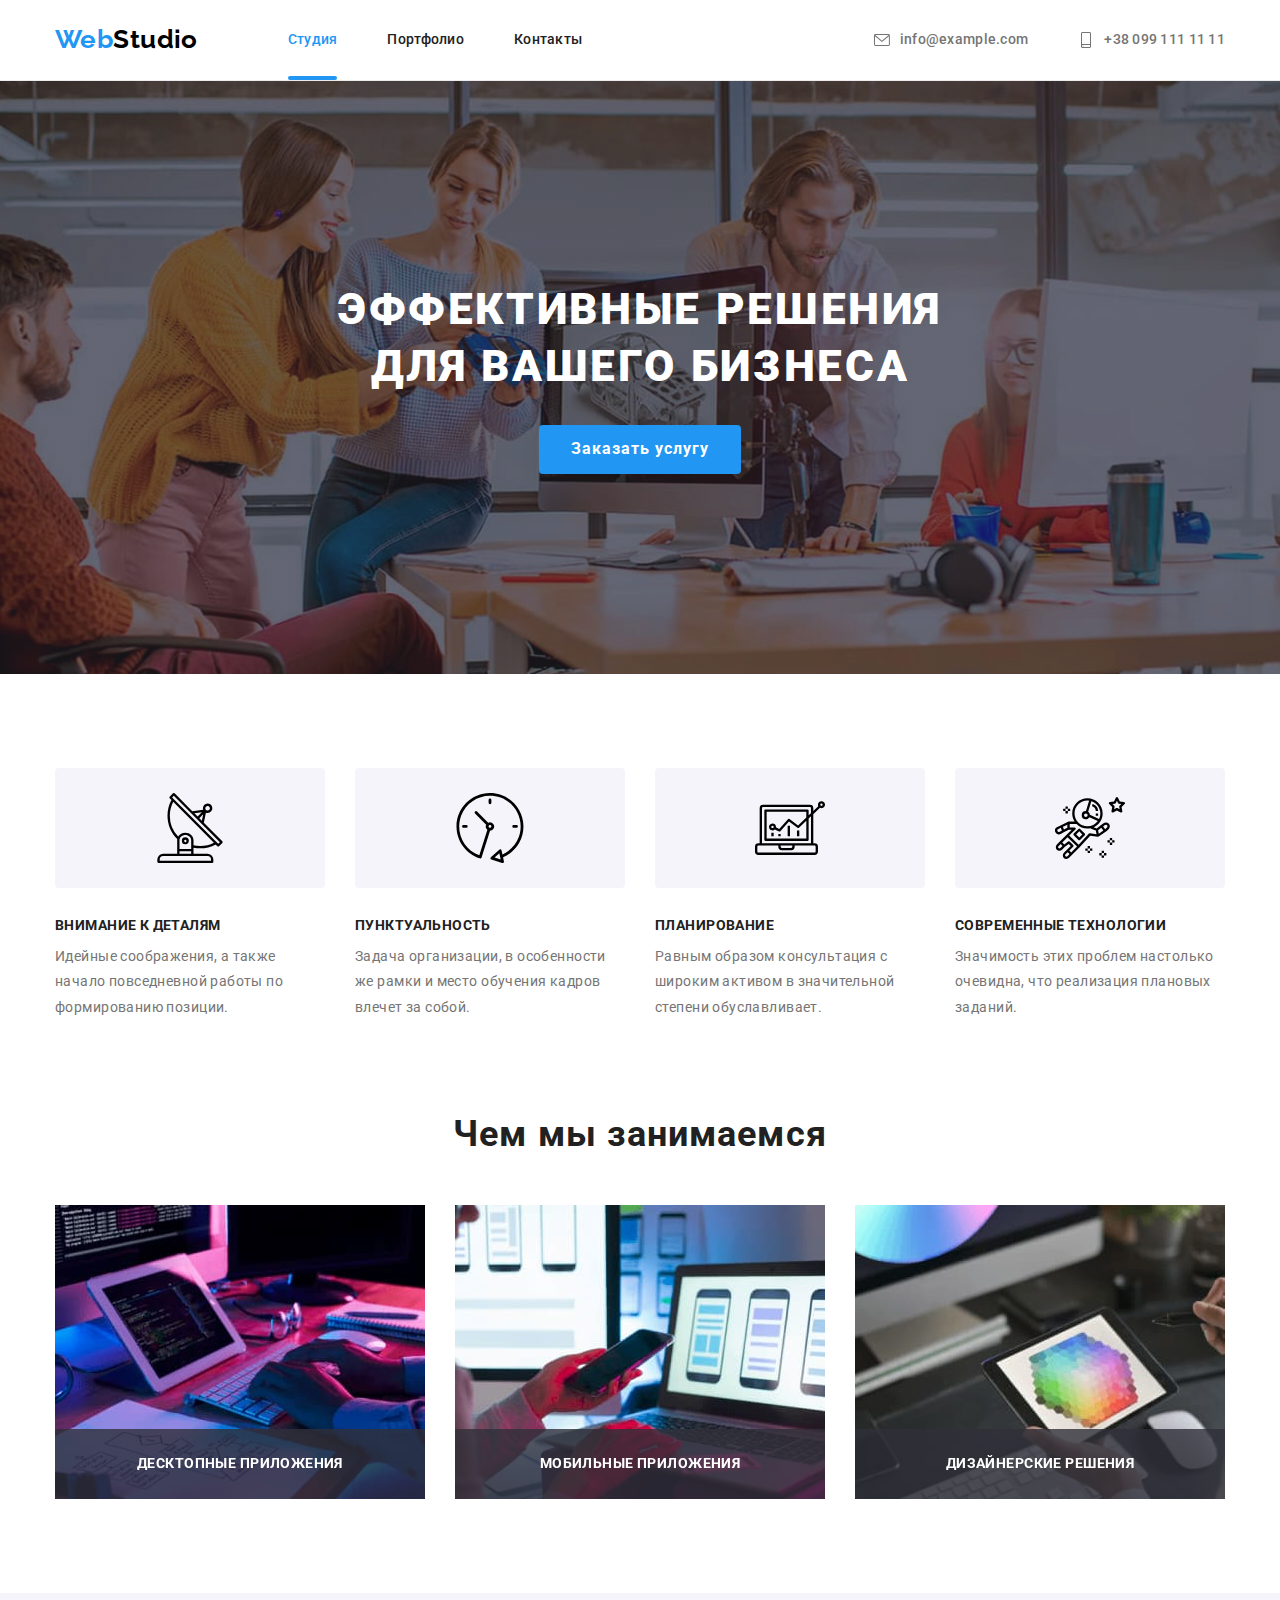
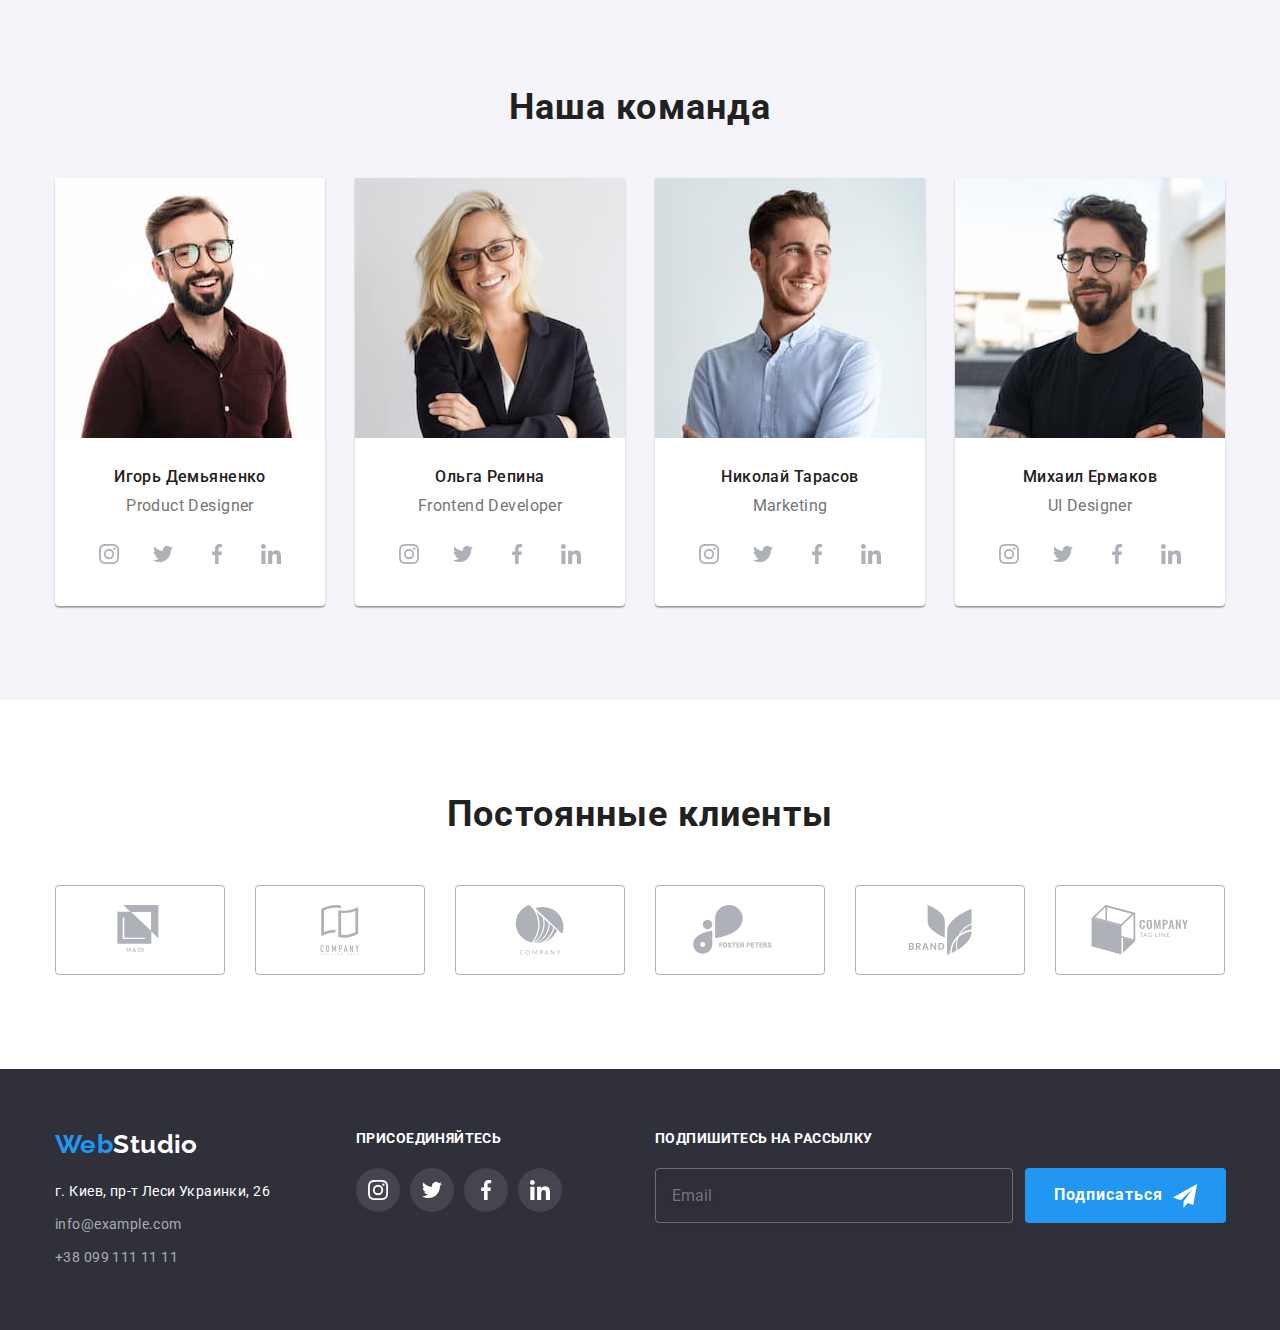
<file: index.html>
<!DOCTYPE html>
<html lang="ru">
  <head>
    <meta charset="UTF-8" />
    <meta http-equiv="X-UA-Compatible" content="IE=edge" />
    <meta name="viewport" content="width=1600, initial-scale=1.0" />
    <title>WebStudio</title>
    <!-- Normalizer & fonts -->
    <link rel="stylesheet" href="./css/modern-normalize.min.css" />
    <link rel="preconnect" href="https://fonts.gstatic.com" />
    <link
      href="https://fonts.googleapis.com/css2?family=Raleway:wght@700&family=Roboto:wght@400;500;700;900&display=swap"
      rel="stylesheet"
    />
    <!-- Favicons -->
    <link
      rel="apple-touch-icon"
      sizes="76x76"
      href="./images/icons/favs/apple-touch-icon.png"
    />
    <link
      rel="icon"
      type="image/png"
      sizes="32x32"
      href="./images/icons/favs/favicon-32x32.png"
    />
    <link
      rel="icon"
      type="image/png"
      sizes="16x16"
      href="./images/icons/favs/favicon-16x16.png"
    />
    <link rel="manifest" href="./images/icons/favs/site.webmanifest" />
    <meta name="msapplication-TileColor" content="#2196f3" />
    <meta name="theme-color" content="#2196f3" />

    <!-- Site Styles -->
    <link rel="stylesheet" href="./css/styles.css" />
  </head>
  <body>
    <!-- Header -->
    <header class="page-header">
      <div class="container main-nav">
        <!-- Logo -->
        <nav class="navigation">
          <div class="logo">
            <a href="./" class="logo__link"
              ><span class="logo__accent">Web</span>Studio</a
            >
          </div>

          <!-- Menu -->
          <ul class="menu list">
            <li class="menu__item">
              <a class="menu__link current" href="./">Студия</a>
            </li>
            <li class="menu__item">
              <a class="menu__link" href="portfolio.html">Портфолио</a>
            </li>
            <li class="menu__item">
              <a class="menu__link" href="">Контакты</a>
            </li>
          </ul>
        </nav>

        <!-- Contacts -->
        <ul class="contacts list">
          <li class="main-nav contacts__item">
            <a class="contacts__link" href="mailto://info@example.com">
              <svg class="link-icon">
                <use href="./images/icons/sprites.svg#envelope"></use>
              </svg>
              info@example.com</a
            >
          </li>
          <li class="main-nav contacts__item">
            <a class="contacts__link" href="tel://+380991111111">
              <svg class="link-icon">
                <use href="./images/icons/sprites.svg#smartphone"></use>
              </svg>
              +38 099 111 11 11</a
            >
          </li>
        </ul>
      </div>
    </header>

    <!-- Main -->
    <main class="main">
      <!-- Hero -->
      <section class="hero">
        <div class="container">
          <h1 class="hero__title">Эффективные решения для вашего бизнеса</h1>
          <!-- Order -->
          <button class="button" type="button" data-open-modal>
            Заказать услугу
          </button>
        </div>

        <div class="backdrop is-hidden" data-backdrop>
          <div class="modal" data-modal>
            <button class="button-close" type="button" data-close-modal>
              <!-- Close -->
              <svg class="cross-icon">
                <use href="./images/icons/sprites.svg#cross"></use>
              </svg>
            </button>
            <div class="modal__title">
              Оставьте свои данные, мы вам перезвоним
            </div>

            <!-- Form -->
            <form class="order-form">
              <label class="order-form__item">
                <p class="order-form__title-item">Имя</p>

                <div class="order-form__conteiner">
                  <input
                    type="text"
                    name="name"
                    class="order-form__input"
                    autofocus
                  />
                  <!-- Input Icon -->
                  <svg class="input-icon">
                    <use href="./images/icons/sprites.svg#person"></use>
                  </svg>
                </div>
              </label>
              <label class="order-form__item">
                <p class="order-form__title-item">Телефон</p>

                <div class="order-form__conteiner">
                  <input type="tel" name="phone" class="order-form__input" />
                  <!-- Input Icon -->
                  <svg class="input-icon">
                    <use href="./images/icons/sprites.svg#phone"></use>
                  </svg>
                </div>
              </label>
              <label class="order-form__item">
                <p class="order-form__title-item">Почта</p>

                <div class="order-form__conteiner">
                  <input type="email" name="email" class="order-form__input" />
                  <!-- Input Icon -->
                  <svg class="input-icon">
                    <use href="./images/icons/sprites.svg#email"></use>
                  </svg>
                </div>
              </label>
              <label class="order-form__textarea">
                <p class="order-form__title-item">Комментарий</p>

                <textarea
                  class="order-form__comment"
                  name="comment"
                  rows="8"
                  placeholder="Введите текст"
                ></textarea>
              </label>

              <!-- Policy checkbox -->
              <label class="order-form__policy">
                <input
                  class="order-form__checkbox"
                  type="checkbox"
                  name="policy"
                />
                <span class="policy-icon"></span>
                <p class="policy-text">
                  Соглашаюсь с рассылкой и принимаю
                  <a href="">Условия договора</a>
                </p>
              </label>
              <button type="submit" class="button">Отправить</button>
            </form>
          </div>
        </div>
      </section>

      <!-- Features -->
      <section class="section features">
        <div class="container">
          <h2 class="section__heading hidden">Особенности</h2>
          <!-- Why us -->

          <ul class="features list">
            <li class="features__item">
              <div class="icon__wrapper">
                <svg class="features-icon">
                  <use href="./images/icons/sprites.svg#antenna"></use>
                </svg>
              </div>
              <h3 class="features__title">Внимание к деталям</h3>
              <p>
                Идейные соображения, а также начало повседневной работы по
                формированию позиции.
              </p>
            </li>
            <li class="features__item">
              <div class="icon__wrapper">
                <svg class="features-icon">
                  <use href="./images/icons/sprites.svg#clock"></use>
                </svg>
              </div>
              <h3 class="features__title">Пунктуальность</h3>
              <p>
                Задача организации, в особенности же рамки и место обучения
                кадров влечет за собой.
              </p>
            </li>
            <li class="features__item">
              <div class="icon__wrapper">
                <svg class="features-icon">
                  <use href="./images/icons/sprites.svg#diagram"></use>
                </svg>
              </div>
              <h3 class="features__title">Планирование</h3>
              <p>
                Равным образом консультация с широким активом в значительной
                степени обуславливает.
              </p>
            </li>
            <li class="features__item">
              <div class="icon__wrapper">
                <svg class="features-icon">
                  <use href="./images/icons/sprites.svg#astronaut"></use>
                </svg>
              </div>
              <h3 class="features__title">Современные технологии</h3>
              <p>
                Значимость этих проблем настолько очевидна, что реализация
                плановых заданий.
              </p>
            </li>
          </ul>
        </div>
      </section>

      <!-- Development  -->
      <section class="section development">
        <div class="container">
          <h2 class="section__heading">Чем мы занимаемся</h2>

          <ul class="dev list">
            <li class="dev__item">
              <img
                class="dev__image"
                src="./images/portfolio/coding.jpg"
                alt="Кодинг на планшете"
                width="370"
              />
              <div class="dev__desc">
                <p class="dev__text">Десктопные приложения</p>
              </div>
            </li>
            <li class="dev__item">
              <img
                class="dev__image"
                src="./images/portfolio/phone.jpg"
                alt="Разработка миобильного приложения"
                width="370"
              />
              <div class="dev__desc">
                <p class="dev__text">Мобильные приложения</p>
              </div>
            </li>
            <li class="dev__item">
              <img
                class="dev__image"
                src="./images/portfolio/palette.jpg"
                alt="Цветовая схема"
                width="370"
              />
              <div class="dev__desc">
                <p class="dev__text">Дизайнерские решения</p>
              </div>
            </li>
          </ul>
        </div>
      </section>

      <!-- Team  -->
      <section class="section team">
        <div class="container">
          <h2 class="section__heading">Наша команда</h2>
          <ul class="team list">
            <li class="team__item">
              <img src="./images/team/igor.jpg" alt="Игорь" width="270" />
              <h3 class="team__title">Игорь Демьяненко</h3>
              <p>Product Designer</p>
              <ul class="social list">
                <li class="social__item">
                  <a class="social__link" href="">
                    <svg class="social-icon">
                      <use href="./images/icons/sprites.svg#instagram"></use>
                    </svg>
                  </a>
                </li>
                <li class="social__item">
                  <a class="social__link" href="">
                    <svg class="social-icon">
                      <use href="./images/icons/sprites.svg#twitter"></use>
                    </svg>
                  </a>
                </li>
                <li class="social__item">
                  <a class="social__link" href="">
                    <svg class="social-icon">
                      <use href="./images/icons/sprites.svg#facebook"></use>
                    </svg>
                  </a>
                </li>
                <li class="social__item">
                  <a class="social__link" href="">
                    <svg class="social-icon">
                      <use href="./images/icons/sprites.svg#linkedin"></use>
                    </svg>
                  </a>
                </li>
              </ul>
            </li>
            <li class="team__item">
              <img src="./images/team/olga.jpg" alt="Ольга" width="270" />
              <h3 class="team__title">Ольга Репина</h3>
              <p>Frontend Developer</p>
              <ul class="social list">
                <li class="social__item">
                  <a class="social__link" href="">
                    <svg class="social-icon">
                      <use href="./images/icons/sprites.svg#instagram"></use>
                    </svg>
                  </a>
                </li>
                <li class="social__item">
                  <a class="social__link" href="">
                    <svg class="social-icon">
                      <use href="./images/icons/sprites.svg#twitter"></use>
                    </svg>
                  </a>
                </li>
                <li class="social__item">
                  <a class="social__link" href="">
                    <svg class="social-icon">
                      <use href="./images/icons/sprites.svg#facebook"></use>
                    </svg>
                  </a>
                </li>
                <li class="social__item">
                  <a class="social__link" href="">
                    <svg class="social-icon">
                      <use href="./images/icons/sprites.svg#linkedin"></use>
                    </svg>
                  </a>
                </li>
              </ul>
            </li>
            <li class="team__item">
              <img src="./images/team/nikola.jpg" alt="Николай" width="270" />
              <h3 class="team__title">Николай Тарасов</h3>
              <p>Marketing</p>
              <ul class="social list">
                <li class="social__item">
                  <a class="social__link" href="">
                    <svg class="social-icon">
                      <use href="./images/icons/sprites.svg#instagram"></use>
                    </svg>
                  </a>
                </li>
                <li class="social__item">
                  <a class="social__link" href="">
                    <svg class="social-icon">
                      <use href="./images/icons/sprites.svg#twitter"></use>
                    </svg>
                  </a>
                </li>
                <li class="social__item">
                  <a class="social__link" href="">
                    <svg class="social-icon">
                      <use href="./images/icons/sprites.svg#facebook"></use>
                    </svg>
                  </a>
                </li>
                <li class="social__item">
                  <a class="social__link" href="">
                    <svg class="social-icon">
                      <use href="./images/icons/sprites.svg#linkedin"></use>
                    </svg>
                  </a>
                </li>
              </ul>
            </li>
            <li class="team__item">
              <img src="./images/team/mike.jpg" alt="Михаил" width="270" />
              <h3 class="team__title">Михаил Ермаков</h3>
              <p>UI Designer</p>
              <ul class="social list">
                <li class="social__item">
                  <a class="social__link" href="">
                    <svg class="social-icon">
                      <use href="./images/icons/sprites.svg#instagram"></use>
                    </svg>
                  </a>
                </li>
                <li class="social__item">
                  <a href="" class="social__link">
                    <svg class="social-icon">
                      <use href="./images/icons/sprites.svg#twitter"></use>
                    </svg>
                  </a>
                </li>
                <li class="social__item">
                  <a href="" class="social__link">
                    <svg class="social-icon">
                      <use href="./images/icons/sprites.svg#facebook"></use>
                    </svg>
                  </a>
                </li>
                <li class="social__item">
                  <a href="" class="social__link">
                    <svg class="social-icon">
                      <use href="./images/icons/sprites.svg#linkedin"></use>
                    </svg>
                  </a>
                </li>
              </ul>
            </li>
          </ul>
        </div>
      </section>

      <!-- Partners -->
      <section class="section partners">
        <div class="container">
          <h2 class="section__heading">Постоянные клиенты</h2>

          <ul class="partners__list list">
            <li class="partners__items">
              <a class="partners__link" href="" aria-label="Partner 1">
                <svg class="partner-icon">
                  <use href="./images/icons/sprites.svg#logo-1"></use>
                </svg>
              </a>
            </li>
            <li class="partners__items">
              <a class="partners__link" href="" aria-label="Partner 2">
                <svg class="partner-icon">
                  <use href="./images/icons/sprites.svg#logo-2"></use>
                </svg>
              </a>
            </li>
            <li class="partners__items">
              <a class="partners__link" href="" aria-label="Partner 3">
                <svg class="partner-icon">
                  <use href="./images/icons/sprites.svg#logo-3"></use>
                </svg>
              </a>
            </li>
            <li class="partners__items">
              <a class="partners__link" href="" aria-label="Partner 4">
                <svg class="partner-icon">
                  <use href="./images/icons/sprites.svg#logo-4"></use>
                </svg>
              </a>
            </li>
            <li class="partners__items">
              <a class="partners__link" href="" aria-label="Partner 5">
                <svg class="partner-icon">
                  <use href="./images/icons/sprites.svg#logo-5"></use>
                </svg>
              </a>
            </li>
            <li class="partners__items">
              <a class="partners__link" href="" aria-label="Partner 6">
                <svg class="partner-icon">
                  <use href="./images/icons/sprites.svg#logo-6"></use>
                </svg>
              </a>
            </li>
          </ul>
        </div>
      </section>
    </main>

    <!-- Footer -->
    <footer class="footer footer-main">
      <div class="footer container">
        <div class="footer__item address">
          <div class="logo">
            <a href="" class="logo__link"
              ><span class="logo__accent">Web</span>Studio</a
            >
          </div>

          <address class="footer contacts">
            г. Киев, пр-т Леси Украинки, 26
            <ul class="footer contacts list">
              <li class="footer contacts__item">
                <a
                  class="footer contacts__link"
                  href="mailto://info@example.com"
                  >info@example.com</a
                >
              </li>
              <li class="footer contacts__item">
                <a class="footer contacts__link" href="tel://+380991111111"
                  >+38 099 111 11 11</a
                >
              </li>
            </ul>
          </address>
        </div>

        <div class="footer__item join">
          <h3 class="footer__title">присоединяйтесь</h3>
          <ul class="join__social list">
            <li class="join__item">
              <a class="join social__link" href="">
                <svg class="social-icon">
                  <use href="./images/icons/sprites.svg#instagram"></use>
                </svg>
              </a>
            </li>
            <li class="join__item">
              <a class="join social__link" href="">
                <svg class="social-icon">
                  <use href="./images/icons/sprites.svg#twitter"></use>
                </svg>
              </a>
            </li>
            <li class="join__item">
              <a class="join social__link" href="">
                <svg class="social-icon">
                  <use href="./images/icons/sprites.svg#facebook"></use>
                </svg>
              </a>
            </li>
            <li class="join__item">
              <a class="join social__link" href="">
                <svg class="social-icon">
                  <use href="./images/icons/sprites.svg#linkedin"></use>
                </svg>
              </a>
            </li>
          </ul>
        </div>

        <div class="footer__item spam">
          <h3 class="footer__title">Подпишитесь на рассылку</h3>
          <form class="form-subscribe" name="form-subscribe">
            <input
              class="input-mail"
              type="mail"
              name="mail"
              placeholder="Email"
            />
            <button class="button-mail button" type="submit">
              Подписаться

              <svg class="icon-send">
                <use href="./images/icons/sprites.svg#send"></use>
              </svg>
            </button>
          </form>
        </div>
      </div>
    </footer>

    <!-- Scripts -->
    <script src="./js/modal.js"></script>
    <script src="./js/form.js"></script>
  </body>
</html>
</file>
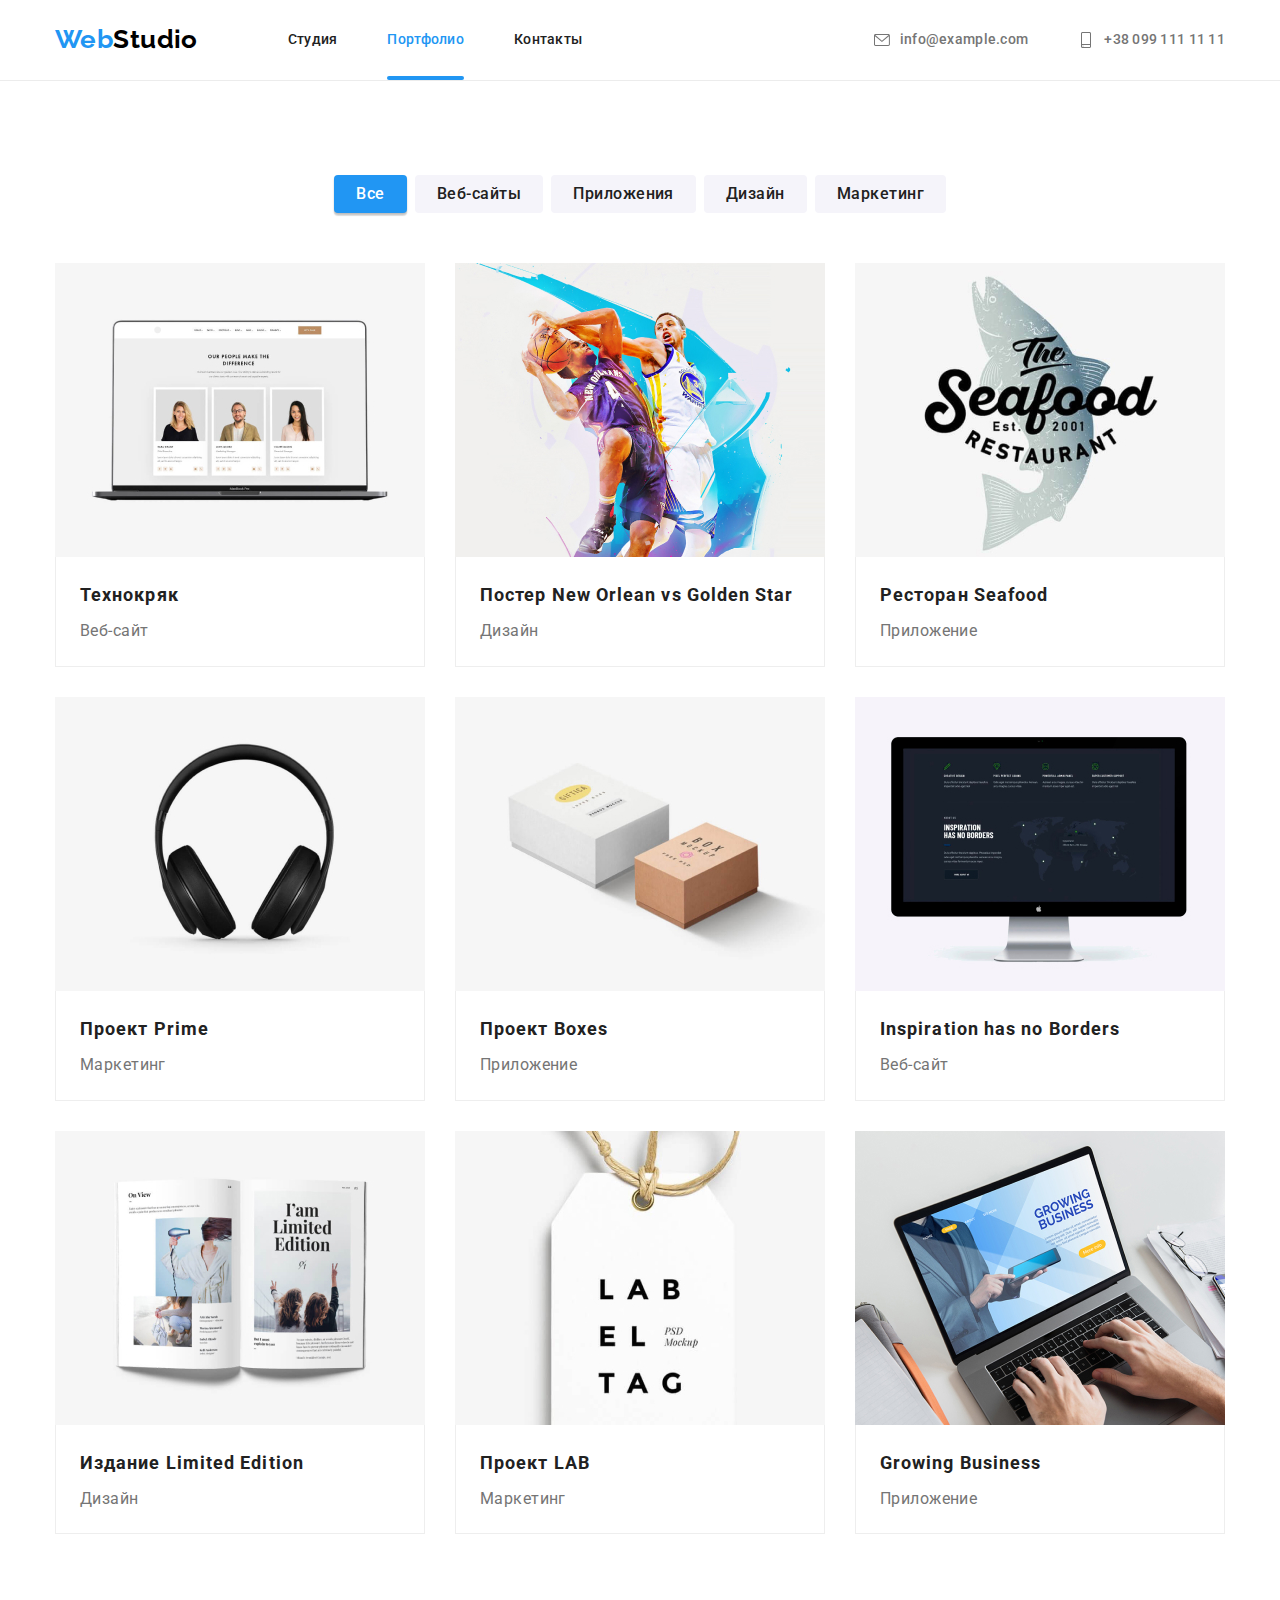
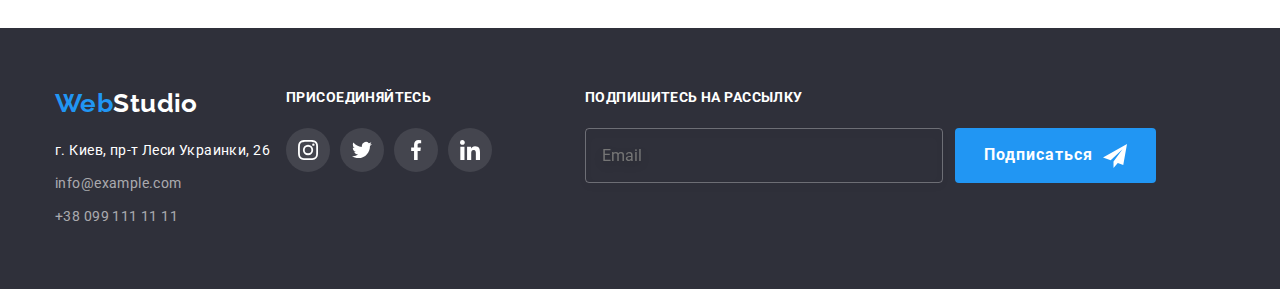
<file: portfolio.html>
<!DOCTYPE html>
<html lang="ru">
  <head>
    <meta charset="UTF-8" />
    <meta http-equiv="X-UA-Compatible" content="IE=edge" />
    <meta name="viewport" content="width=1600, initial-scale=1.0" />
    <title>Portfolio</title>
    <!-- Normalizer & fonts -->
    <link rel="stylesheet" href="./css/modern-normalize.min.css" />
    <link rel="preconnect" href="https://fonts.gstatic.com" />
    <link
      href="https://fonts.googleapis.com/css2?family=Raleway:wght@700&family=Roboto:wght@400;500;700;900&display=swap"
      rel="stylesheet"
    />
    <!-- Favicons -->
    <link
      rel="apple-touch-icon"
      sizes="76x76"
      href="./images/icons/favs/apple-touch-icon.png"
    />
    <link
      rel="icon"
      type="image/png"
      sizes="32x32"
      href="./images/icons/favs/favicon-32x32.png"
    />
    <link
      rel="icon"
      type="image/png"
      sizes="16x16"
      href="./images/icons/favs/favicon-16x16.png"
    />
    <link rel="manifest" href="./images/icons/favs/site.webmanifest" />
    <meta name="msapplication-TileColor" content="#2196f3" />
    <meta name="theme-color" content="#2196f3" />

    <!-- Site Styles -->
    <link rel="stylesheet" href="./css/styles.css" />
  </head>
  <body>
    <!-- Header -->
    <header class="page-header">
      <div class="container main-nav">
        <!-- Logo -->
        <nav class="navigation">
          <div class="logo">
            <a href="./" class="logo__link"
              ><span class="logo__accent">Web</span>Studio</a
            >
          </div>

          <!-- Menu -->
          <ul class="menu list">
            <li class="menu__item">
              <a class="menu__link" href="./">Студия</a>
            </li>
            <li class="menu__item">
              <a class="menu__link current" href="portfolio.html">Портфолио</a>
            </li>
            <li class="menu__item">
              <a class="menu__link" href="">Контакты</a>
            </li>
          </ul>
        </nav>

        <!-- Contacts -->
        <ul class="contacts list">
          <li class="main-nav contacts__item">
            <a class="contacts__link" href="mailto://info@example.com">
              <svg class="link-icon">
                <use href="./images/icons/sprites.svg#envelope"></use>
              </svg>
              info@example.com</a
            >
          </li>
          <li class="main-nav contacts__item">
            <a class="contacts__link" href="tel://+380991111111">
              <svg class="link-icon">
                <use href="./images/icons/sprites.svg#smartphone"></use>
              </svg>
              +38 099 111 11 11</a
            >
          </li>
        </ul>
      </div>
    </header>

    <!-- Main -->
    <main class="main">
      <!-- Our work -->
      <section class="section">
        <div class="container">
          <h1 class="section__heading hidden">Наши работы</h1>

          <!-- Filter -->
          <ul class="filter list">
            <li class="filter__item">
              <button type="button" class="filter__btn active button">
                Все
              </button>
            </li>
            <li class="filter__item">
              <button type="button" class="filter__btn button">
                Веб-сайты
              </button>
            </li>
            <li class="filter__item">
              <button type="button" class="filter__btn button">
                Приложения
              </button>
            </li>
            <li class="filter__item">
              <button type="button" class="filter__btn button">Дизайн</button>
            </li>
            <li class="filter__item">
              <button type="button" class="filter__btn button">
                Маркетинг
              </button>
            </li>
          </ul>

          <!-- Projects -->
          <ul class="project list">
            <li class="project__item">
              <!-- First thumb: Start -->
              <div class="thumb">
                <img
                  src="./images/portfolio/tehno.jpg"
                  alt="Технокряк"
                  width="370"
                />
                <div class="full-description">
                  <p class="project-about">
                    Технокряк это современная площадка распространения
                    коронавируса. Компании используют эту платформу для
                    цифрового шпионажа и атак на защищённые сервера конкурентов.
                  </p>
                </div>
              </div>
              <!-- First thumb: End -->
              <div class="project__container">
                <h2 class="project__title">Технокряк</h2>
                <p class="project__descriptioon">Веб-сайт</p>
              </div>
            </li>
            <li class="project__item">
              <div class="thumb">
                <img
                  src="./images/portfolio/new-orlean.jpg"
                  alt="Постер New Orlean vs Golden Star"
                  width="370"
                />
                <div class="full-description">
                  <p class="project-about">
                    Технокряк это современная площадка распространения
                    коронавируса. Компании используют эту платформу для
                    цифрового шпионажа и атак на защищённые сервера конкурентов.
                  </p>
                </div>
              </div>
              <div class="project__container">
                <h2 class="project__title">Постер New Orlean vs Golden Star</h2>
                <p class="project__descriptioon">Дизайн</p>
              </div>
            </li>
            <li class="project__item">
              <div class="thumb">
                <img
                  src="./images/portfolio/seafood.jpg"
                  alt="Ресторан Seafood"
                  width="370"
                />
                <div class="full-description">
                  <p class="project-about">
                    Технокряк это современная площадка распространения
                    коронавируса. Компании используют эту платформу для
                    цифрового шпионажа и атак на защищённые сервера конкурентов.
                  </p>
                </div>
              </div>
              <div class="project__container">
                <h2 class="project__title">Ресторан Seafood</h2>
                <p class="project__descriptioon">Приложение</p>
              </div>
            </li>
            <li class="project__item">
              <div class="thumb">
                <img
                  src="./images/portfolio/prime.jpg"
                  alt="Проект Prime"
                  width="370"
                />
                <div class="full-description">
                  <p class="project-about">
                    Технокряк это современная площадка распространения
                    коронавируса. Компании используют эту платформу для
                    цифрового шпионажа и атак на защищённые сервера конкурентов.
                  </p>
                </div>
              </div>
              <div class="project__container">
                <h2 class="project__title">Проект Prime</h2>
                <p class="project__descriptioon">Маркетинг</p>
              </div>
            </li>
            <li class="project__item">
              <div class="thumb">
                <img
                  src="./images/portfolio/boxes.jpg"
                  alt="Проект Boxes"
                  width="370"
                />
                <div class="full-description">
                  <p class="project-about">
                    Технокряк это современная площадка распространения
                    коронавируса. Компании используют эту платформу для
                    цифрового шпионажа и атак на защищённые сервера конкурентов.
                  </p>
                </div>
              </div>
              <div class="project__container">
                <h2 class="project__title">Проект Boxes</h2>
                <p class="project__descriptioon">Приложение</p>
              </div>
            </li>
            <li class="project__item">
              <div class="thumb">
                <img
                  src="./images/portfolio/inspiration.jpg"
                  alt="Inspiration has no Borders"
                  width="370"
                />
                <div class="full-description">
                  <p class="project-about">
                    Технокряк это современная площадка распространения
                    коронавируса. Компании используют эту платформу для
                    цифрового шпионажа и атак на защищённые сервера конкурентов.
                  </p>
                </div>
              </div>
              <div class="project__container">
                <h2 class="project__title">Inspiration has no Borders</h2>
                <p class="project__descriptioon">Веб-сайт</p>
              </div>
            </li>
            <li class="project__item">
              <div class="thumb">
                <img
                  src="./images/portfolio/limited-edition.jpg"
                  alt="Издание Limited Edition"
                  width="370"
                />
                <div class="full-description">
                  <p class="project-about">
                    Технокряк это современная площадка распространения
                    коронавируса. Компании используют эту платформу для
                    цифрового шпионажа и атак на защищённые сервера конкурентов.
                  </p>
                </div>
              </div>
              <div class="project__container">
                <h2 class="project__title">Издание Limited Edition</h2>
                <p class="project__descriptioon">Дизайн</p>
              </div>
            </li>
            <li class="project__item">
              <div class="thumb">
                <img
                  src="./images/portfolio/lab.jpg"
                  alt="Проект LAB"
                  width="370"
                />
                <div class="full-description">
                  <p class="project-about">
                    Технокряк это современная площадка распространения
                    коронавируса. Компании используют эту платформу для
                    цифрового шпионажа и атак на защищённые сервера конкурентов.
                  </p>
                </div>
              </div>
              <div class="project__container">
                <h2 class="project__title">Проект LAB</h2>
                <p class="project__descriptioon">Маркетинг</p>
              </div>
            </li>
            <li class="project__item">
              <div class="thumb">
                <img
                  src="./images/portfolio/growing-business.jpg"
                  alt="Growing Business"
                  width="370"
                />
                <div class="full-description">
                  <p class="project-about">
                    Технокряк это современная площадка распространения
                    коронавируса. Компании используют эту платформу для
                    цифрового шпионажа и атак на защищённые сервера конкурентов.
                  </p>
                </div>
              </div>
              <div class="project__container">
                <h2 class="project__title">Growing Business</h2>
                <p class="project__descriptioon">Приложение</p>
              </div>
            </li>
          </ul>
        </div>
      </section>
    </main>

    <!-- Footer -->
    <footer class="footer footer-main">
      <div class="footer container">
        <div class="footer__item">
          <div class="logo">
            <a href="" class="logo__link"
              ><span class="logo__accent">Web</span>Studio</a
            >
          </div>

          <address class="footer contacts">
            г. Киев, пр-т Леси Украинки, 26
            <ul class="footer contacts list">
              <li class="footer contacts__item">
                <a
                  class="footer contacts__link"
                  href="mailto://info@example.com"
                  >info@example.com</a
                >
              </li>
              <li class="footer contacts__item">
                <a class="footer contacts__link" href="tel://+380991111111"
                  >+38 099 111 11 11</a
                >
              </li>
            </ul>
          </address>
        </div>

        <div class="footer__item join">
          <h3 class="footer__title">присоединяйтесь</h3>
          <ul class="join__social list">
            <li class="join__item">
              <a class="join social__link" href="">
                <svg class="social-icon">
                  <use href="./images/icons/sprites.svg#instagram"></use>
                </svg>
              </a>
            </li>
            <li class="join__item">
              <a class="join social__link" href="">
                <svg class="social-icon">
                  <use href="./images/icons/sprites.svg#twitter"></use>
                </svg>
              </a>
            </li>
            <li class="join__item">
              <a class="join social__link" href="">
                <svg class="social-icon">
                  <use href="./images/icons/sprites.svg#facebook"></use>
                </svg>
              </a>
            </li>
            <li class="join__item">
              <a class="join social__link" href="">
                <svg class="social-icon">
                  <use href="./images/icons/sprites.svg#linkedin"></use>
                </svg>
              </a>
            </li>
          </ul>
        </div>

        <div class="footer__item spam">
          <h3 class="footer__title">Подпишитесь на рассылку</h3>
          <form class="form-subscribe" name="form-subscribe">
            <input
              class="input-mail"
              type="mail"
              name="mail"
              placeholder="Email"
            />
            <button class="button-mail button" type="submit">
              Подписаться

              <svg class="icon-send">
                <use href="./images/icons/sprites.svg#send"></use>
              </svg>
            </button>
          </form>
        </div>
      </div>
    </footer>
  </body>
</html>
</file>
<file: css/styles.css>
:root {
  --primary-bg-color: #fff;
  --secondary-bg: #f5f4fa;
  --ternary-bg: #2f303a;
  --primary-text-color: #757575;
  --title-text-color: #212121;
  --logo-color: #000;
  --accent: #2196f3;
  --accent-hover: #188ce8;
  --project-accent: rgba(33, 150, 243, 0.9);
  --border-color: #ececec;
  --border-box-color: #eeeeee;
  --ternary-buttons: #afb1b8;
  --footer-links-color: rgba(255, 255, 255, 0.6);
  --backdrop-bg: rgba(0, 0, 0, 0.2);
  --modal-form-border: rgba(33, 33, 33, 0.2);
  --dev-bg: rgba(47, 48, 58, 0.8);
  /* Fonts */
  --main-font: 'Roboto', sans-serif;
  --logo-font: 'Raleway', sans-serif;
  /* Animation */
  --cubic: cubic-bezier(0.4, 0, 0.2, 1);
}

body {
  display: flex;
  flex-direction: column;
  background: var(--primary-bg-color);
  color: var(--primary-text-color);

  font-family: var(--main-font);
  font-style: normal;
  font-weight: 400;
  font-size: 14px;
  line-height: 1.8;
  letter-spacing: 0.03em;
}

h1,
h2,
h3,
h4,
h5,
h6,
p {
  margin: 0;
}

img {
  display: block;
  max-width: 100%;
  height: auto;
}

/*
   .d8888b.
  d88P  Y88b
  888    888
  888         .d88b.  88888b.d88b.  88888b.d88b.   .d88b.  88888b.
  888        d88""88b 888 "888 "88b 888 "888 "88b d88""88b 888 "88b
  888    888 888  888 888  888  888 888  888  888 888  888 888  888
  Y88b  d88P Y88..88P 888  888  888 888  888  888 Y88..88P 888  888
   "Y8888P"   "Y88P"  888  888  888 888  888  888  "Y88P"  888  888
*/

.list {
  list-style: none;
  padding: 0;
  margin: 0;
}

.hidden {
  position: absolute;
  width: 1px;
  height: 1px;
  margin: -1px;
  border: 0;
  padding: 0;

  white-space: nowrap;
  clip-path: inset(100%);
  clip: rect(0 0 0 0);
  overflow: hidden;
}

.section {
  padding-top: 94px;
  padding-bottom: 94px;
}

/* Wrapper */
.container {
  width: 1200px;
  margin-left: auto;
  margin-right: auto;
  padding-left: 15px;
  padding-right: 15px;
}

/*
_  _ ____ ____ ___  ____ ____
|__| |___ |__| |  \ |___ |__/
|  | |___ |  | |__/ |___ |  \

*/
.page-header {
  color: var(--logo-color);
  border-bottom: 1px solid var(--border-color);
}

.page-header > .container {
  display: flex;
  align-items: center;
  justify-content: space-between;
}

.navigation {
  display: flex;
}
.navigation .logo__link {
  display: block;
  padding-top: 24px;
  padding-bottom: 24px;
}

/*
 |   _   _   _
 |_ (_) (_| (_)
         _|
*/
.logo {
  display: flex;
  font-family: var(--logo-font);
  font-weight: 700;
  font-size: 26px;
  line-height: 1.2;
}

.logo__link {
  text-decoration: none;
  color: inherit;
}

.logo__accent {
  color: var(--accent);
}

/*
 |\/|  _  ._
 |  | (/_ | | |_|
*/
.menu {
  display: flex;
  margin-left: 90px;
}

.menu__item:not(:last-child) {
  margin-right: 50px;
}

/* Site nav */
.menu__link {
  position: relative;
  display: block;
  padding-top: 32px;
  padding-bottom: 32px;
  color: var(--title-text-color);
  transition: color 250ms var(--cubic);
  text-decoration: none;
  font-weight: 500;
  line-height: 1.14;
  letter-spacing: 0.02em;
}

.current,
.menu__link:hover,
.menu__link:focus {
  color: var(--accent);
}

/* Blue bar */
.menu__link.current::after {
  position: absolute;
  left: 0;
  bottom: 0;

  display: block;
  width: 100%;
  height: 4px;
  border-radius: 2px;

  content: '';
  background-color: var(--accent);
  transition: opacity 250ms var(--cubic);
  opacity: 1;
}

/* .menu__link.current::after,
.menu__link:hover:after {
  opacity: 1;
} */

/*
____ ____ _  _ ___ ____ ____ ___ ____
|    |  | |\ |  |  |__| |     |  [__
|___ |__| | \|  |  |  | |___  |  ___]
*/
.contacts {
  font-style: normal;
}

/* Contacts Header */
.page-header .contacts {
  display: flex;
}

.main-nav.contacts__item > .contacts__link {
  display: flex;
  align-items: center;
  padding-top: 32px;
  padding-bottom: 32px;
}

.main-nav.contacts__item + .main-nav.contacts__item {
  margin-left: 50px;
}

.link-icon {
  fill: currentColor;
  margin-right: 10px;
  width: 16px;
  height: 16px;
}

.contacts__link {
  font-weight: 500;
  line-height: 1.14;
  letter-spacing: 0.02em;
  text-decoration: none;
  color: var(--primary-text-color);
  transition: color 250ms var(--cubic);
}

.contacts__link:hover,
.contacts__link:focus {
  color: var(--accent);
}

/*
____ ____ ____ ___ ____ ____
|___ |  | |  |  |  |___ |__/
|    |__| |__|  |  |___ |  \
*/
.footer {
  background-color: var(--ternary-bg);
  color: var(--primary-bg-color);
  font-size: 14px;
  line-height: 1.71;
  letter-spacing: 0.03em;
}

.footer-main {
  padding-top: 60px;
  padding-bottom: 60px;
}

.footer.container {
  display: flex;
}

.footer__item > .logo {
  margin-bottom: 20px;
}

.footer.contacts {
  width: 231px;
}

.footer.contacts__link {
  color: var(--footer-links-color);
  transition: color 250ms var(--cubic);
  font-weight: 400;
}

.footer.contacts__link:hover,
.footer.contacts__link:focus {
  color: var(--accent);
}

.footer.contacts__item {
  margin-top: 9px;
}

/* Wierd Margins */
.footer__item.address {
  margin-right: 70px;
}

.footer__item.join {
  margin-right: 93px;
}

/*
 _ ____ _ _  _
 | |  | | |\ |
_| |__| | | \|

*/
.join__social {
  display: flex;
}

.footer__title {
  margin-bottom: 20px;
  font-weight: 700;
  font-size: 14px;
  line-height: 1.42;
  letter-spacing: 0.03em;
  text-transform: uppercase;
}

.join__item:not(:last-child) {
  margin-right: 10px;
}

.join.social__link {
  background: rgba(255, 255, 255, 0.1);
  color: var(--primary-bg-color);
}

/*
___  _  _ ___ ___ ____ _  _ ____
|__] |  |  |   |  |  | |\ | [__
|__] |__|  |   |  |__| | \| ___]
*/
.button {
  color: var(--primary-bg-color);
  background-color: var(--accent);
  border-radius: 4px;
  border: none;
  display: inline-block;
  padding: 10px 32px;
  min-width: 200px;

  font-family: inherit;
  font-weight: 700;
  font-size: 16px;
  line-height: 1.8;
  letter-spacing: 0.06em;
  text-decoration: none;
  cursor: pointer;
  transition: box-shadow 250ms var(--cubic);
}

.button:hover,
.button:focus {
  background-color: var(--accent-hover);
  box-shadow: 0 4px 4px rgba(0, 0, 0, 0.15);
}

.form-subscribe {
  display: flex;
}

.input-mail {
  width: 358px;
  margin-right: 12px;
  padding: 15px 16px;

  background-color: transparent;
  border: 1px solid rgba(255, 255, 255, 0.3);
  box-sizing: border-box;
  filter: drop-shadow(0px 4px 4px rgba(0, 0, 0, 0.15));
  border-radius: 4px;

  color: var(--footer-links-color);
  font-size: 16px;
  line-height: 1.25;
}

.input-mail:focus {
  color: var(--primary-bg-color);
}

.button-mail {
  display: flex;
  align-items: center;
  padding: 13px 29px;
}

.icon-send {
  width: 24px;
  height: 24px;
  margin-left: 10px;
  fill: var(--primary-bg-color);
}

/*
  888b     d888          d8b
  8888b   d8888          Y8P
  88888b.d88888
  888Y88888P888  8888b.  888 88888b.
  888 Y888P 888     "88b 888 888 "88b
  888  Y8P  888 .d888888 888 888  888
  888   "   888 888  888 888 888  888
  888       888 "Y888888 888 888  888
*/

/*
_  _ ____ ____ ____
|__| |___ |__/ |  |
|  | |___ |  \ |__|
*/
.hero {
  background-color: var(--ternary-bg);
  background-image: linear-gradient(
      to bottom,
      rgba(47, 48, 58, 0.4),
      rgba(47, 48, 58, 0.4)
    ),
    url('../images/hero_bg.jpg');
  background-position: 50% 50%;
  background-size: cover;
  max-width: 1600px;
  margin: 0 auto;
  text-align: center;
}

.hero > .container {
  padding: 200px 0;
  width: 696px;
}

.hero__title {
  margin-top: 0;
  margin-bottom: 30px;
  padding: 0;
  color: var(--primary-bg-color);
  font-weight: 900;
  font-size: 44px;
  line-height: 1.3;
  letter-spacing: 0.06em;
  text-transform: uppercase;
}

/*
|V| _  _| _  |
| |(_)(_|(_| |
*/
.backdrop {
  position: fixed;
  top: 0;
  left: 0;
  right: 0;
  bottom: 0;
  background-color: var(--backdrop-bg);
  transition: opacity 250ms var(--cubic);
}

.backdrop.is-hidden {
  opacity: 0;
  pointer-events: none;
}

.modal {
  position: absolute;
  left: 50%;
  top: 50%;
  transform: translate(-50%, -50%) scale(0.5);
  width: 528px;
  height: 581px;

  padding: 40px;

  opacity: 0;
  transition: opacity 250ms var(--cubic), transform 250ms var(--cubic);

  background: var(--primary-bg-color);
  box-shadow: 0px 1px 3px rgba(0, 0, 0, 0.12), 0px 1px 1px rgba(0, 0, 0, 0.14),
    0px 2px 1px rgba(0, 0, 0, 0.2);
  border-radius: 4px;
}

.modal.active {
  opacity: 1;
  transform: translate(-50%, -50%) scale(1);
}

.button-close {
  position: absolute;
  top: 8px;
  right: 8px;
  display: flex;
  justify-content: center;
  align-items: center;
  width: 30px;
  height: 30px;
  box-sizing: border-box;
  border: 1px solid rgba(0, 0, 0, 0.1);
  border-radius: 50%;
  background-color: transparent;
}

.cross-icon {
  width: 11px;
  height: 11px;
  fill: var(--logo-color);
}

.button-close:hover > .cross-icon,
.button-close:focus > .cross-icon {
  fill: var(--accent);
}

.modal__title {
  display: box;
  font-weight: 700;
  font-size: 20px;
  line-height: 1.15;
  letter-spacing: 0.03em;
  text-align: center;
  color: var(--title-text-color);
  margin-bottom: 12px;
}

/*
 _____
|   __|___ ___ _____ ___
|   __| . |  _|     |_ -|
|__|  |___|_| |_|_|_|___|
*/
.order-form {
  display: flex;
  flex-direction: column;

  text-align: left;
}

.order-form__item {
  margin-bottom: 10px;
}

.order-form__textarea {
  margin-bottom: 20px;
}

.order-form__title-item {
  font-size: 12px;
  line-height: 1.16;
  letter-spacing: 0.01em;
  margin-bottom: 4px;
}

.order-form__conteiner {
  position: relative;
}

.order-form__input {
  width: 100%;
  padding: 11px 12px;
  padding-left: 42px;
  border: 1px solid var(--modal-form-border);
  box-sizing: border-box;
  border-radius: 4px;
}

.order-form .button {
  width: 200px;
  align-self: center;
  box-shadow: 0px 4px 4px rgba(0, 0, 0, 0.15);
}

.input-icon {
  position: absolute;
  top: 50%;
  left: 12px;
  transform: translateY(-50%);

  display: inline-block;
  width: 18px;
  height: 18px;
  fill: var(--title-text-color);
}

.order-form__comment {
  width: 100%;
  height: 120px;
  padding: 12px 16px;
  resize: none;

  border: 1px solid var(--modal-form-border);
  box-sizing: border-box;
  border-radius: 4px;
}

.order-form__comment::placeholder {
  font-size: 12px;
  line-height: 14px;
  letter-spacing: 0.01em;

  color: rgba(117, 117, 117, 0.5);
}

.order-form__comment:focus,
.order-form__input:focus,
.order-form__input:focus + .input-icon {
  fill: var(--accent);
  border-color: var(--accent);
}

.order-form__policy {
  display: flex;
  align-items: center;
  justify-content: center;
  margin-bottom: 30px;
  line-height: 1.71;
}

/* Checkbox */
.order-form__checkbox {
  position: absolute;
  -webkit-appearance: none;
  -moz-appearance: none;
  appearance: none;
}

.policy-icon {
  display: inline-block;
  width: 16px;
  height: 15px;
  margin-right: 7px;
  border: 2px solid var(--title-text-color);
  border-radius: 2px;
}

.order-form__checkbox:focus + .policy-icon,
.order-form__checkbox:checked + .policy-icon {
  border-color: transparent;
  background-color: var(--accent);
  background-image: url('../images/icons/check.svg');
  background-origin: border-box;
  background-size: contain;
}

.policy-text a {
  color: var(--accent);
}

/*
____ ____ ____ ___ _ ____ _  _ ____
[__  |___ |     |  | |  | |\ | [__
___] |___ |___  |  | |__| | \| ___]
*/
.section__heading {
  margin-top: 0;
  margin-bottom: 50px;
  color: var(--title-text-color);
  font-weight: 700;
  font-size: 36px;
  line-height: 1.14;
  text-align: center;
  letter-spacing: 0.03em;
}

/*
____ ____ ____ ___ _  _ ____ ____ ____
|___ |___ |__|  |  |  | |__/ |___ [__
|    |___ |  |  |  |__| |  \ |___ ___]
*/
.features__title {
  margin-top: 0;
  margin-bottom: 10px;
  color: var(--title-text-color);
  font-size: 14px;
  line-height: 1.14;
  font-weight: 700;
  letter-spacing: 0.03em;
  text-transform: uppercase;
  color: var(--title-text-color);
}

.features.list {
  display: flex;
}

.features__item {
  width: 270px;
}

.features__item + .features__item {
  margin-left: 30px;
}

.features p {
  margin-top: 0;
  margin-bottom: 0;
}

/*
_ ____ ____ _  _ ____
| |    |  | |\ | [__
| |___ |__| | \| ___]

*/

.icon__wrapper {
  display: flex;
  justify-content: center;
  align-items: center;
  width: 270px;
  height: 120px;
  background-color: var(--secondary-bg);
  border-radius: 4px;
  margin-bottom: 30px;
}

.features-icon {
  width: 70px;
  height: 70px;
}

/*
___  ____ _  _ ____ _    ____ ___  _  _ ____ _  _ ___
|  \ |___ |  | |___ |    |  | |__] |\/| |___ |\ |  |
|__/ |___  \/  |___ |___ |__| |    |  | |___ | \|  |

*/

.section.development {
  padding-top: 0;
}

.dev.list {
  display: flex;
}

.dev__item {
  position: relative;
}

.dev__item + .dev__item {
  margin-left: 30px;
}

/* Thumbs */
.dev__desc {
  position: absolute;
  left: 0;
  bottom: 0;
  width: 100%;
  padding: 27px 0;
  background-color: var(--dev-bg);
}

.dev__text {
  font-family: Roboto;
  font-style: normal;
  font-weight: bold;
  font-size: 14px;
  line-height: 1.14;
  text-align: center;
  letter-spacing: 0.03em;
  text-transform: uppercase;
  color: var(--primary-bg-color);
}

/*
___ ____ ____ _  _
 |  |___ |__| |\/|
 |  |___ |  | |  |

*/
.section.team {
  background-color: var(--secondary-bg);
}

.team.list {
  display: flex;
}

.team__item + .team__item {
  margin-left: 30px;
}

.team__item {
  padding-bottom: 30px;
  background-color: var(--primary-bg-color);
  box-shadow: 0px 1px 3px rgba(0, 0, 0, 0.12), 0px 1px 1px rgba(0, 0, 0, 0.14),
    0px 2px 1px rgba(0, 0, 0, 0.2);
  border-radius: 0px 0px 4px 4px;
  font-size: 16px;
  line-height: 1.18;
  text-align: center;
}

.team__title {
  margin-top: 30px;
  margin-bottom: 0;
  color: var(--title-text-color);
  font-size: 16px;
  font-weight: 500;
}

.team__item p {
  margin-top: 10px;
  margin-bottom: 16px;
}

/*
_ ____ ____ _  _ ____
| |    |  | |\ | [__
| |___ |__| | \| ___]

*/
.social {
  display: flex;
  justify-content: center;
}

.social__item:not(:last-child) {
  margin-right: 10px;
}

.social__link {
  display: flex;
  justify-content: center;
  align-items: center;
  width: 44px;
  height: 44px;
  border-radius: 50%;
  color: var(--ternary-buttons);
  transition: background-color 250ms var(--cubic), color 250ms var(--cubic);
}
.social__link:hover,
.social__link:focus {
  color: var(--primary-bg-color);
  background-color: var(--accent);
}

.social-icon {
  fill: currentColor;
  width: 20px;
  height: 20px;
}

/*
___  ____ ____ ___ _  _ ____ ____ ____
|__] |__| |__/  |  |\ | |___ |__/ [__
|    |  | |  \  |  | \| |___ |  \ ___]
*/

.partners {
  text-align: center;
}

.partners__list {
  display: flex;
  justify-content: center;
  margin-top: 0px;
  margin-bottom: 0;
}

.partners__items:not(:last-child) {
  margin-right: 30px;
}

/* Partners links & icons */
.partners__link {
  display: flex;
  align-items: center;
  width: 170px;
  height: 90px;
  border-radius: 4px;
  border: 1px solid var(--ternary-buttons);
  color: var(--ternary-buttons);
  transition: color 250ms var(--cubic), border-color 250ms var(--cubic);
  margin: 0;
}

.partners__link:hover,
.partners__link:focus {
  color: var(--accent);
  border-color: var(--accent);
}

.partner-icon {
  fill: currentColor;
  height: 50px;
}

/*
  8888888b.                  888     .d888         888 d8b
  888   Y88b                 888    d88P"          888 Y8P
  888    888                 888    888            888
  888   d88P .d88b.  888d888 888888 888888 .d88b.  888 888  .d88b.
  8888888P" d88""88b 888P"   888    888   d88""88b 888 888 d88""88b
  888       888  888 888     888    888   888  888 888 888 888  888
  888       Y88..88P 888     Y88b.  888   Y88..88P 888 888 Y88..88P
  888        "Y88P"  888      "Y888 888    "Y88P"  888 888  "Y88P"
*/

/*
____ _ _    ___ ____ ____
|___ | |     |  |___ |__/
|    | |___  |  |___ |  \
*/
.filter {
  display: flex;
  align-items: center;
  justify-content: center;
  margin-bottom: 50px;
}

.filter__item:not(:last-child) {
  margin-right: 8px;
}

/*
  _                   _
 |_ o | _|_  _  ._   |_)    _|_ _|_  _  ._   _
 |  | |  |_ (/_ |    |_) |_| |_  |_ (_) | | _>
*/
.filter__btn {
  min-width: 73px;
  padding: 6px 22px;
  background-color: var(--secondary-bg);
  color: var(--title-text-color);
  font-size: 16px;
  line-height: 1.62;
  font-weight: 500;
  text-align: center;
  letter-spacing: 0.03em;
  transition: color 250ms var(--cubic), background-color 250ms var(--cubic);
}

.filter__btn.active,
.filter__btn:hover,
.filter__btn:focus {
  background-color: var(--accent);
  color: var(--primary-bg-color);
  box-shadow: 0px 3px 1px rgba(0, 0, 0, 0.1), 0px 1px 2px rgba(0, 0, 0, 0.08),
    0px 2px 2px rgba(0, 0, 0, 0.12);
}

/*
___  ____ ____  _ ____ ____ ___ ____
|__] |__/ |  |  | |___ |     |  [__
|    |  \ |__| _| |___ |___  |  ___]
*/
.project {
  display: flex;
  flex-wrap: wrap;
}

.project__container {
  border: 1px solid var(--border-box-color);
  border-top: none;
  margin-top: 0;
  padding-top: 20px;
  padding-bottom: 20px;
  padding-left: 24px;
}

.project__item:hover {
  transition: box-shadow 250ms var(--cubic);
  box-shadow: 0px 1px 1px rgba(0, 0, 0, 0.12), 0px 4px 4px rgba(0, 0, 0, 0.06),
    1px 4px 6px rgba(0, 0, 0, 0.16);
}

.project__item:not(:nth-child(3n)) {
  margin-right: 30px;
}

.project__item:not(:nth-last-child(-n + 3)) {
  margin-bottom: 30px;
}

/* Project text */
.project__title {
  margin: 0;
  color: var(--title-text-color);
  font-size: 18px;
  line-height: 2;
  font-weight: 700;
  letter-spacing: 0.06em;
}

.project__descriptioon {
  margin-top: 4px;
  margin-bottom: 0;
  font-size: 16px;
  line-height: 1.8;
}

/*
___
 | |_    __ |_  _
 | | ||_|||||_)_>

 _ __  o __  _ _|_ o  _ __
(_|| | | |||(_| |_ | (_)| |
*/
.thumb {
  position: relative;
  overflow: hidden;
}

.full-description {
  position: absolute;
  bottom: 0;
  left: 0;
  width: 100%;
  height: 100%;
  background-color: var(--project-accent);

  transform: translateY(100%);
  opacity: 1;

  transition: transform 250ms var(--cubic), opacity 250ms var(--cubic);
}

.project__item:hover .full-description {
  transform: translateY(0);
  opacity: 1;
}

.project-about {
  color: var(--primary-bg-color);
  padding: 63px 24px;
  font-size: 18px;
  line-height: 1.56;
  margin: 0;
}
</file>
